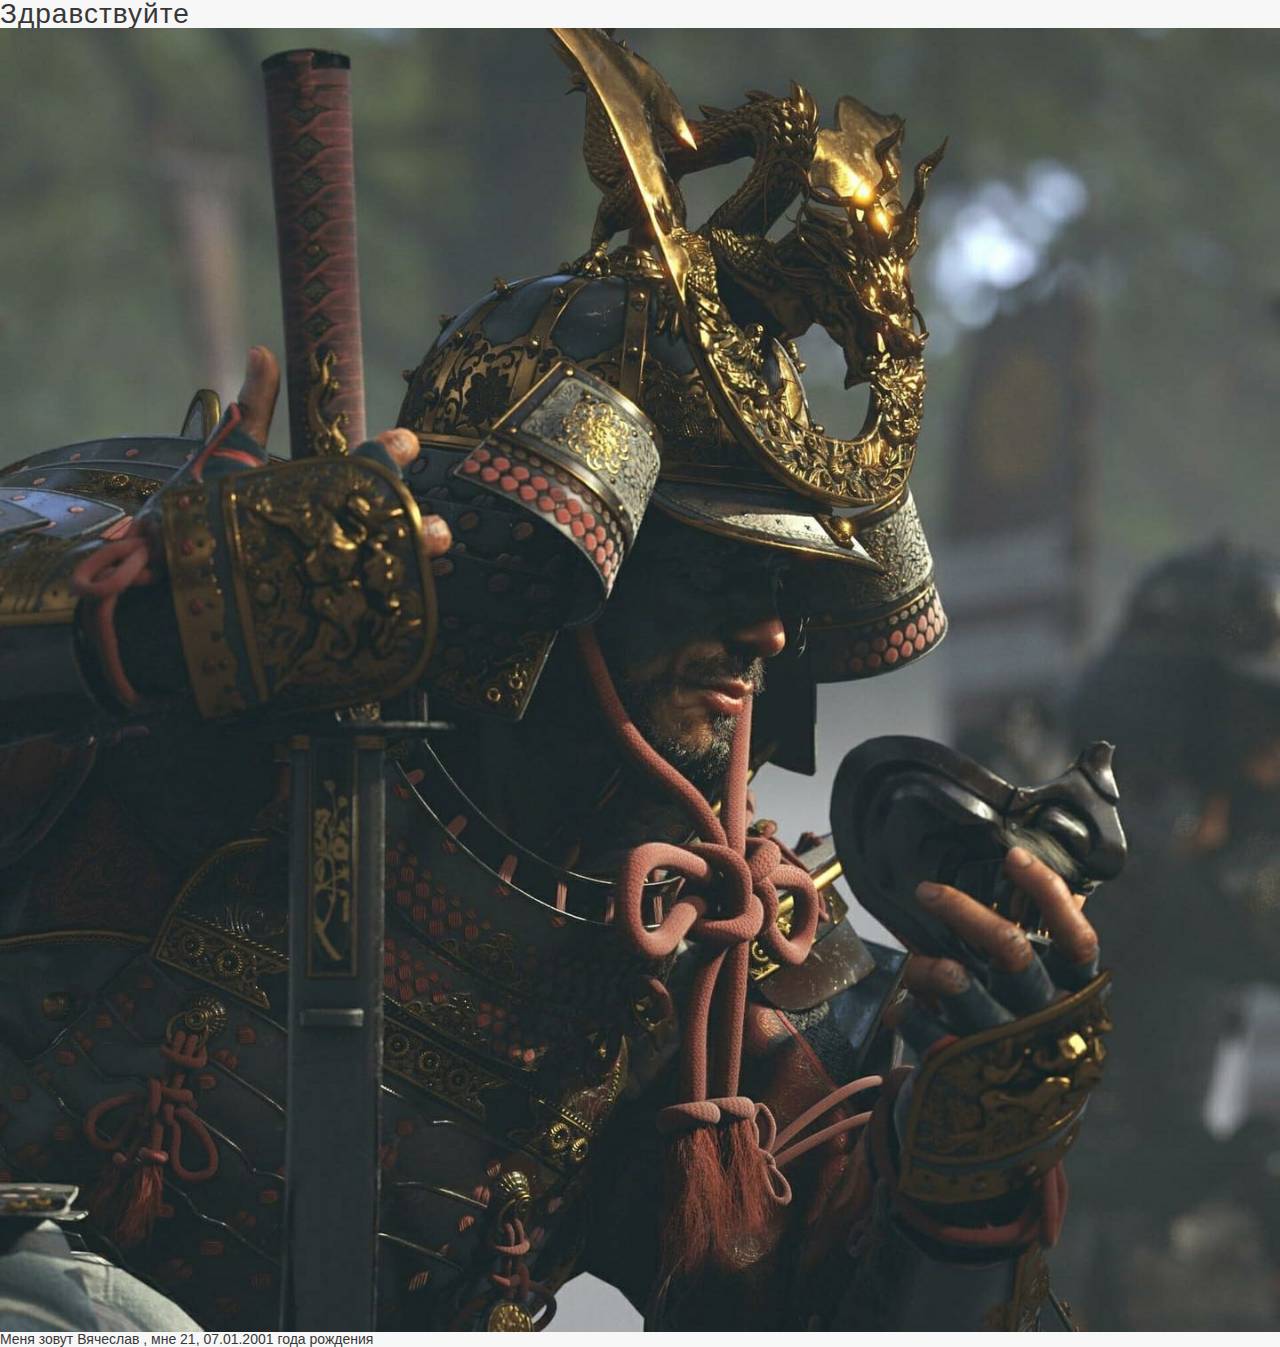
<file: about.html>
<html>

<head>
    <meta charset="utf-8" />
    <link rel="stylesheet" href="css/main.css" />
    <title>O Себе</title>
</head>

<body>
        <h1>Здравствуйте</h1>
    <div class="kartinkaabout">
        <img src='img/IacJKYAf_M0.jpg' />
    </div>
    <div class="textosebeabaut">
        <p>Mеня зовут Вячеслав , мне 21, 07.01.2001 года рождения</p>
    </div>
</body>

</html>
</file>
<file: css/main.css>
*,
*:after,
*:before {
    box-sizing: border-box;
    padding: 0;
    margin: 0;
    transition: .2s ease-in-out;
}

ul {
    list-style: none;
}

a {
    text-decoration: none;
    outline: none;
}

img {
    display: block;
    width: 100%;
}

h1 {
    font-weight: normal;
    letter-spacing: 1px;
}

body {
    font-family: 'Open Sans', arial, sans-serif;
    font-size: 14px;
    line-height: 1;
    color: #373737;
    background: #f7f7f7;
}

.container {
    margin: 0 auto;
    width: 100%;
    max-width: 960px;
    padding: 0 15px;
}

header {
    width: 100%;
    background: white;
    padding: 15px 0;
    margin-bottom: 30px;
    position: relative;
}

#menu {
    float: center;
}

#menu li {
    display: inline-block;
    margin-right: 5px;
    margin-left: 5px;
}

#menu a {
    color: #111;
    text-transform: uppercase;
    letter-spacing: 1px;
    font-weight: 600;
    display: block;
    line-height: 40px;
}

#menu a:hover {
    color: #111;
}

.nav-toggle {
    display: none;
    position: relative;
    float: right;
    width: 40px;
    height: 40px;
    background: #111;
    cursor: pointer;
}

.nav-toggle span {
    display: block;
    position: relative;
    float: right;
    top: 19px;
    left: 8px;
    right: 8px;
    height: 2px;
    background: black;
}

.nav-toggle span:before,
.nav-toggle span:after {
    content: "";
    position: absolute;
    display: block;
    left: 0;
    width: 100%;
    height: 2px;
    background: white;
}

.nav-toggle span:before {
    top: -10px;
}

.nav-toggle span:after {
    bottom: -10px;
}

#menu.active {
    max-height: 123px;
}

.post {
    margin-bottom: 35px;
}

.post-image {
    margin-bottom: 30px;
}

.post-title {
    margin-bottom: 12px;
    font-size: 3em;
    padding: 0px 15px;
}

.post-text {
    float: left;
    font-size: 1.2em;
    padding: 20px 15px;

}

@media (max-width: 768px) {

    .nav-toggle {
        display: block;
    }

    header {
        padding: 10px 0;
    }

    #menu {
        max-height: 0;
        background: white;
        float: none;
        position: absolute;
        overflow: hidden;
        top: 63px;
        right: 0;
        left: 0;
        margin: 0;
        padding: 0;
        z-index: 3;
    }

    #menu li {
        display: block;
        text-align: center;
        border-bottom: 1px solid #EBEBE3;
        margin-right: 0;
    }

    @media (max-width: 480px) {


        #menu {
            top: 118px;
        }

    }
</file>
